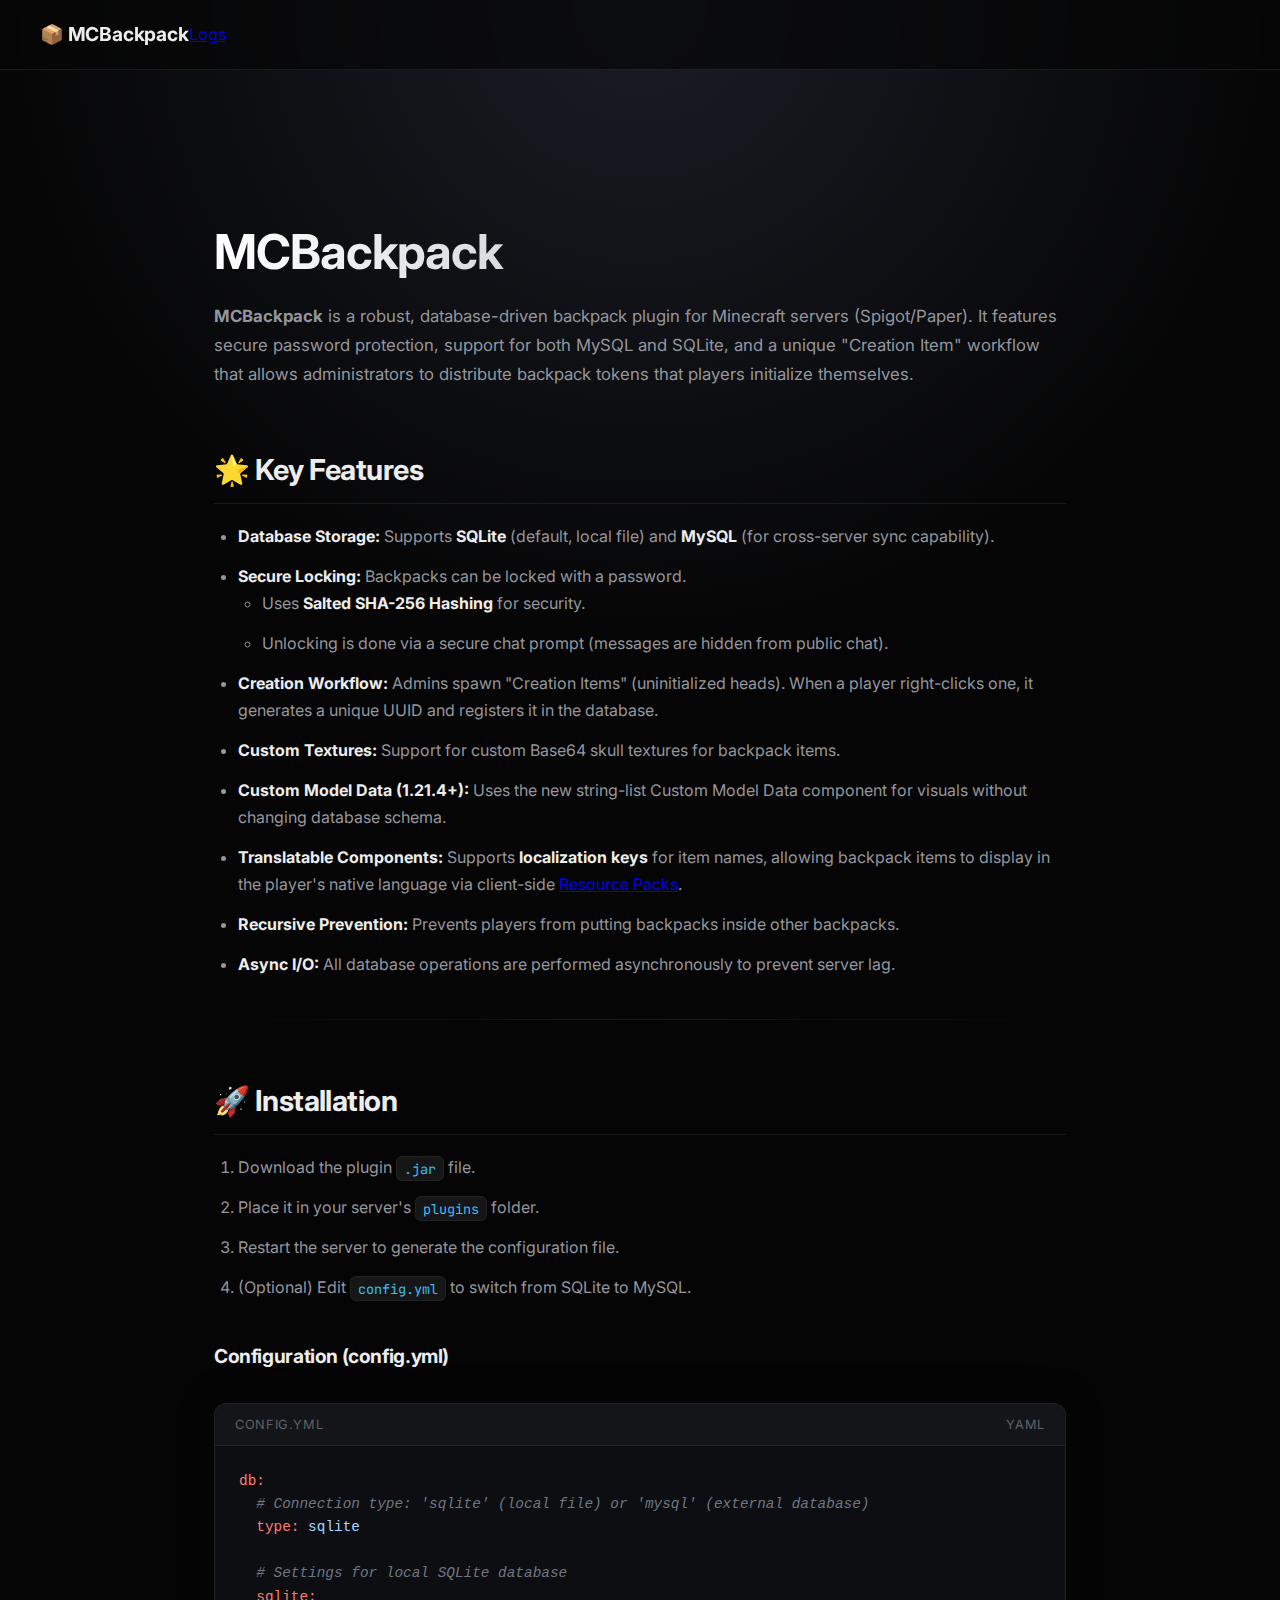
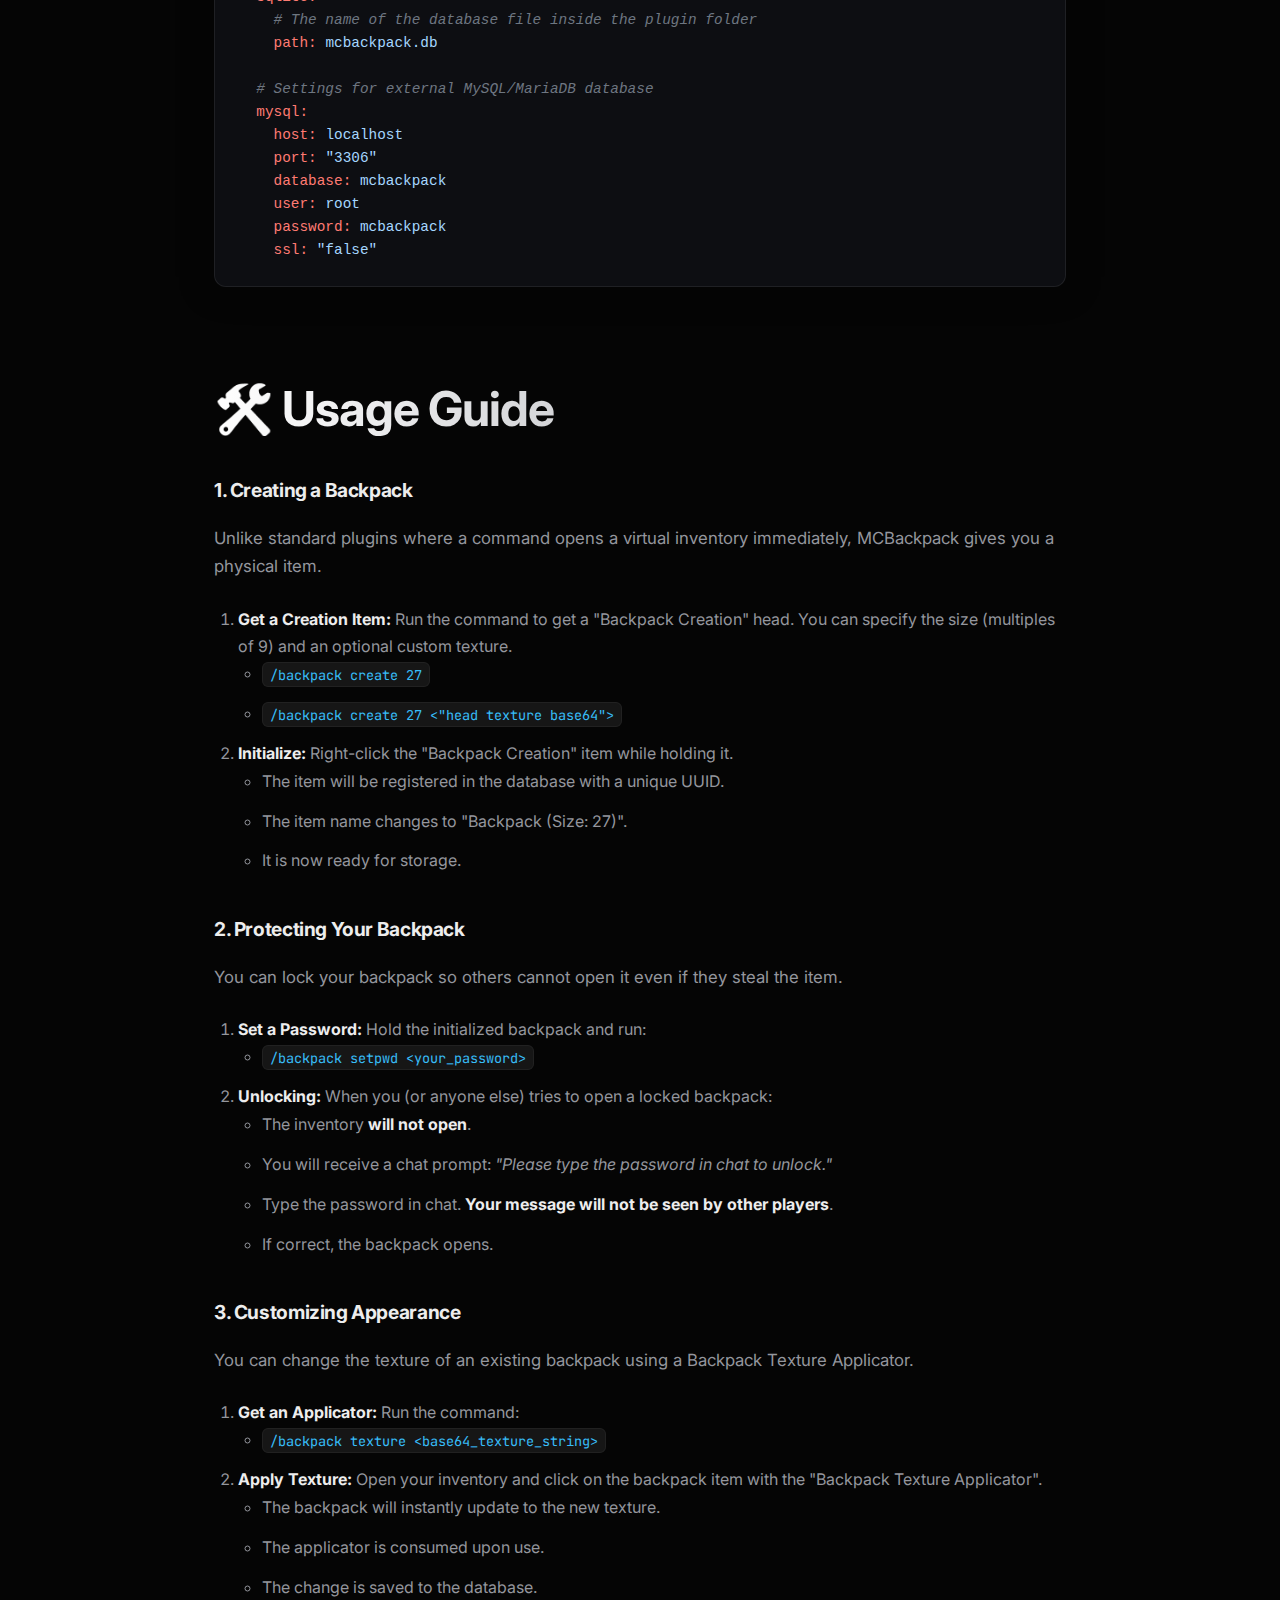
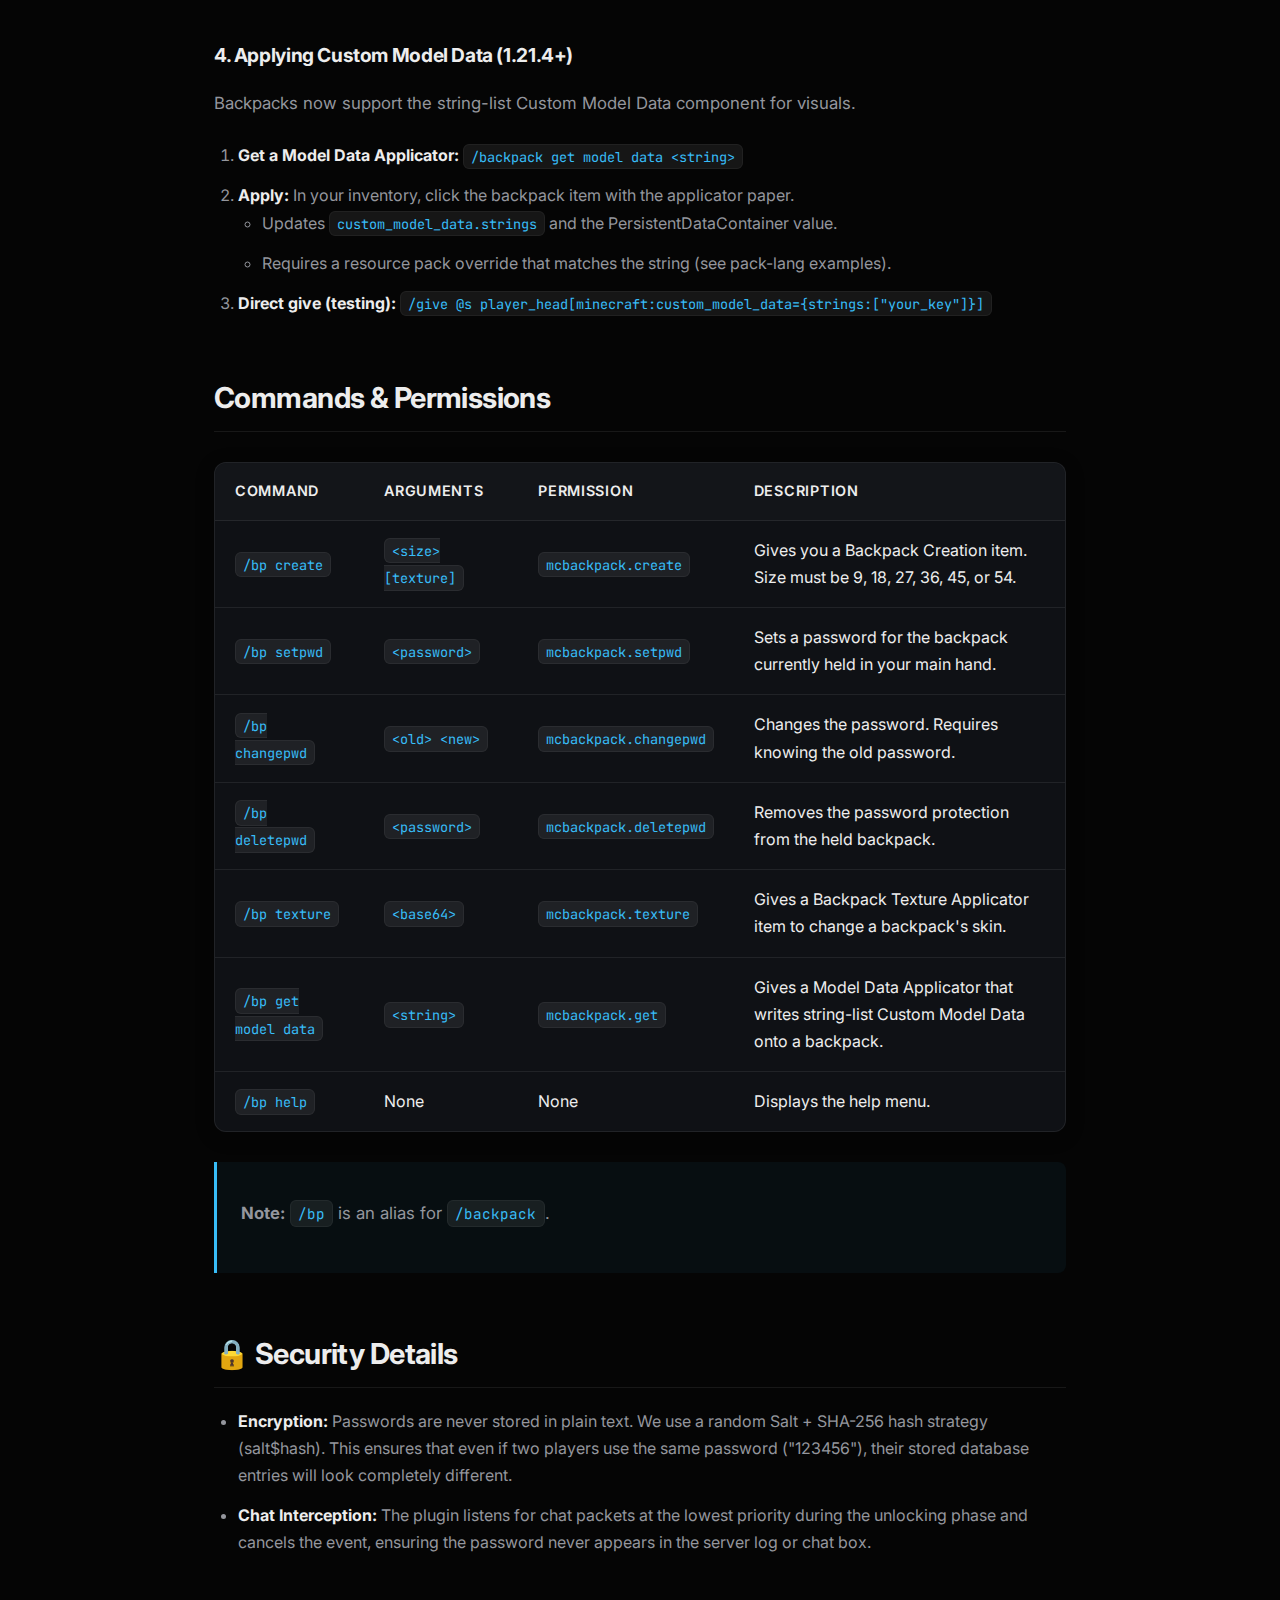
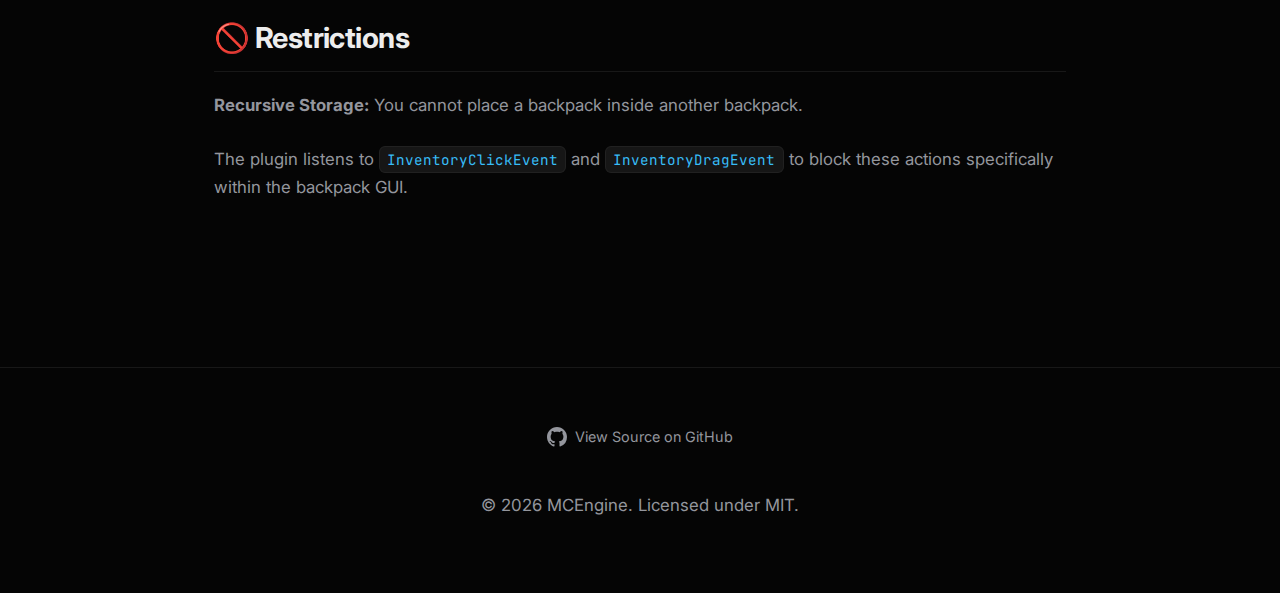
<file: docs/index.html>
<!DOCTYPE html>
<html lang="en">
<head>
    <meta charset="UTF-8">
    <meta name="viewport" content="width=device-width, initial-scale=1.0">
    <title>MCBackpack Documentation</title>
    
    <link rel="stylesheet" href="css/main.css">
    
    <link rel="stylesheet" href="css/partial/header.css">
    <link rel="stylesheet" href="css/partial/footer.css">
</head>
<body>

    <div id="header-container"></div>

    <main class="main-container">
        
        <h1>MCBackpack</h1>
        <p>
            <strong>MCBackpack</strong> is a robust, database-driven backpack plugin for Minecraft servers (Spigot/Paper). It features secure password protection, support for both MySQL and SQLite, and a unique "Creation Item" workflow that allows administrators to distribute backpack tokens that players initialize themselves.
        </p>

        <h2>🌟 Key Features</h2>
        <ul>
            <li><strong>Database Storage:</strong> Supports <strong>SQLite</strong> (default, local file) and <strong>MySQL</strong> (for cross-server sync capability).</li>
            <li><strong>Secure Locking:</strong> Backpacks can be locked with a password.
                <ul>
                    <li>Uses <strong>Salted SHA-256 Hashing</strong> for security.</li>
                    <li>Unlocking is done via a secure chat prompt (messages are hidden from public chat).</li>
                </ul>
            </li>
            <li><strong>Creation Workflow:</strong> Admins spawn "Creation Items" (uninitialized heads). When a player right-clicks one, it generates a unique UUID and registers it in the database.</li>
            <li><strong>Custom Textures:</strong> Support for custom Base64 skull textures for backpack items.</li>
            <li><strong>Custom Model Data (1.21.4+):</strong> Uses the new string-list Custom Model Data component for visuals without changing database schema.</li>
            <li><strong>Translatable Components:</strong> Supports <strong>localization keys</strong> for item names, allowing backpack items to display in the player's native language via client-side <a href="https://github.com/MCEngine/pack-lang">Resource Packs</a>.</li>
            <li><strong>Recursive Prevention:</strong> Prevents players from putting backpacks inside other backpacks.</li>
            <li><strong>Async I/O:</strong> All database operations are performed asynchronously to prevent server lag.</li>
        </ul>

        <hr>

        <h2>🚀 Installation</h2>
        <ol>
            <li>Download the plugin <code>.jar</code> file.</li>
            <li>Place it in your server's <code>plugins</code> folder.</li>
            <li>Restart the server to generate the configuration file.</li>
            <li>(Optional) Edit <code>config.yml</code> to switch from SQLite to MySQL.</li>
        </ol>

        <h3>Configuration (config.yml)</h3>
        
        <div class="code-container">
            <div class="code-header">
                <span>config.yml</span>
                <span>YAML</span>
            </div>
<pre><code><span class="keyword">db:</span>
  <span class="comment"># Connection type: 'sqlite' (local file) or 'mysql' (external database)</span>
  <span class="keyword">type:</span> <span class="string">sqlite</span>

  <span class="comment"># Settings for local SQLite database</span>
  <span class="keyword">sqlite:</span>
    <span class="comment"># The name of the database file inside the plugin folder</span>
    <span class="keyword">path:</span> <span class="string">mcbackpack.db</span>
    
  <span class="comment"># Settings for external MySQL/MariaDB database</span>
  <span class="keyword">mysql:</span>
    <span class="keyword">host:</span> <span class="string">localhost</span>
    <span class="keyword">port:</span> <span class="string">"3306"</span>
    <span class="keyword">database:</span> <span class="string">mcbackpack</span>
    <span class="keyword">user:</span> <span class="string">root</span>
    <span class="keyword">password:</span> <span class="string">mcbackpack</span>
    <span class="keyword">ssl:</span> <span class="string">"false"</span></code></pre>
        </div>

        <h1>🛠️ Usage Guide</h1>

        <h3>1. Creating a Backpack</h3>
        <p>Unlike standard plugins where a command opens a virtual inventory immediately, MCBackpack gives you a physical item.</p>
        <ol>
            <li><strong>Get a Creation Item:</strong> Run the command to get a "Backpack Creation" head. You can specify the size (multiples of 9) and an optional custom texture.
                <ul>
                    <li><code>/backpack create 27</code></li>
                    <li><code>/backpack create 27 &lt;"head texture base64"&gt;</code></li>
                </ul>
            </li>
            <li><strong>Initialize:</strong> Right-click the "Backpack Creation" item while holding it.
                <ul>
                    <li>The item will be registered in the database with a unique UUID.</li>
                    <li>The item name changes to "Backpack (Size: 27)".</li>
                    <li>It is now ready for storage.</li>
                </ul>
            </li>
        </ol>

        <h3>2. Protecting Your Backpack</h3>
        <p>You can lock your backpack so others cannot open it even if they steal the item.</p>
        <ol>
            <li><strong>Set a Password:</strong> Hold the initialized backpack and run:
                <ul>
                    <li><code>/backpack setpwd &lt;your_password&gt;</code></li>
                </ul>
            </li>
            <li><strong>Unlocking:</strong> When you (or anyone else) tries to open a locked backpack:
                <ul>
                    <li>The inventory <strong>will not open</strong>.</li>
                    <li>You will receive a chat prompt: <em>"Please type the password in chat to unlock."</em></li>
                    <li>Type the password in chat. <strong>Your message will not be seen by other players</strong>.</li>
                    <li>If correct, the backpack opens.</li>
                </ul>
            </li>
        </ol>

        <h3>3. Customizing Appearance</h3>
        <p>You can change the texture of an existing backpack using a Backpack Texture Applicator.</p>
        <ol>
            <li><strong>Get an Applicator:</strong> Run the command:
                <ul>
                    <li><code>/backpack texture &lt;base64_texture_string&gt;</code></li>
                </ul>
            </li>
            <li><strong>Apply Texture:</strong> Open your inventory and click on the backpack item with the "Backpack Texture Applicator".
                <ul>
                    <li>The backpack will instantly update to the new texture.</li>
                    <li>The applicator is consumed upon use.</li>
                    <li>The change is saved to the database.</li>
                </ul>
            </li>
        </ol>

        <h3>4. Applying Custom Model Data (1.21.4+)</h3>
        <p>Backpacks now support the string-list Custom Model Data component for visuals.</p>
        <ol>
            <li><strong>Get a Model Data Applicator:</strong> <code>/backpack get model data &lt;string&gt;</code></li>
            <li><strong>Apply:</strong> In your inventory, click the backpack item with the applicator paper.
                <ul>
                    <li>Updates <code>custom_model_data.strings</code> and the PersistentDataContainer value.</li>
                    <li>Requires a resource pack override that matches the string (see pack-lang examples).</li>
                </ul>
            </li>
            <li><strong>Direct give (testing):</strong> <code>/give @s player_head[minecraft:custom_model_data={strings:["your_key"]}]</code></li>
        </ol>

        <h2>Commands & Permissions</h2>
        <table>
            <thead>
                <tr>
                    <th>Command</th>
                    <th>Arguments</th>
                    <th>Permission</th>
                    <th>Description</th>
                </tr>
            </thead>
            <tbody>
                <tr>
                    <td><code>/bp create</code></td>
                    <td><code>&lt;size&gt; [texture]</code></td>
                    <td><code>mcbackpack.create</code></td>
                    <td>Gives you a Backpack Creation item. Size must be 9, 18, 27, 36, 45, or 54.</td>
                </tr>
                <tr>
                    <td><code>/bp setpwd</code></td>
                    <td><code>&lt;password&gt;</code></td>
                    <td><code>mcbackpack.setpwd</code></td>
                    <td>Sets a password for the backpack currently held in your main hand.</td>
                </tr>
                <tr>
                    <td><code>/bp changepwd</code></td>
                    <td><code>&lt;old&gt; &lt;new&gt;</code></td>
                    <td><code>mcbackpack.changepwd</code></td>
                    <td>Changes the password. Requires knowing the old password.</td>
                </tr>
                <tr>
                    <td><code>/bp deletepwd</code></td>
                    <td><code>&lt;password&gt;</code></td>
                    <td><code>mcbackpack.deletepwd</code></td>
                    <td>Removes the password protection from the held backpack.</td>
                </tr>
                <tr>
                    <td><code>/bp texture</code></td>
                    <td><code>&lt;base64&gt;</code></td>
                    <td><code>mcbackpack.texture</code></td>
                    <td>Gives a Backpack Texture Applicator item to change a backpack's skin.</td>
                </tr>
                <tr>
                    <td><code>/bp get model data</code></td>
                    <td><code>&lt;string&gt;</code></td>
                    <td><code>mcbackpack.get</code></td>
                    <td>Gives a Model Data Applicator that writes string-list Custom Model Data onto a backpack.</td>
                </tr>
                <tr>
                    <td><code>/bp help</code></td>
                    <td>None</td>
                    <td>None</td>
                    <td>Displays the help menu.</td>
                </tr>
            </tbody>
        </table>
        <blockquote>
            <p><strong>Note:</strong> <code>/bp</code> is an alias for <code>/backpack</code>.</p>
        </blockquote>

        <h2>🔒 Security Details</h2>
        <ul>
            <li><strong>Encryption:</strong> Passwords are never stored in plain text. We use a random Salt + SHA-256 hash strategy (salt$hash). This ensures that even if two players use the same password ("123456"), their stored database entries will look completely different.</li>
            <li><strong>Chat Interception:</strong> The plugin listens for chat packets at the lowest priority during the unlocking phase and cancels the event, ensuring the password never appears in the server log or chat box.</li>
        </ul>

        <h2>🚫 Restrictions</h2>
        <p><strong>Recursive Storage:</strong> You cannot place a backpack inside another backpack.</p>
        <p>The plugin listens to <code>InventoryClickEvent</code> and <code>InventoryDragEvent</code> to block these actions specifically within the backpack GUI.</p>

    </main>

    <div id="footer-container"></div>

    <script>
        // Function to fetch HTML and inject it into a specific ID
        async function loadPartial(elementId, filePath) {
            try {
                const response = await fetch(filePath);
                if (!response.ok) throw new Error(`Could not load ${filePath}`);
                const data = await response.text();
                document.getElementById(elementId).innerHTML = data;
            } catch (error) {
                console.error("Error loading partial:", error);
            }
        }

        // Load the header and footer
        // Note: This requires running on a local server (e.g., Live Server) to avoid CORS errors.
        document.addEventListener("DOMContentLoaded", () => {
            loadPartial("header-container", "partial/header.html");
            loadPartial("footer-container", "partial/footer.html");
        });
    </script>

</body>
</html>
</file>
<file: docs/css/partial/header.css>
header {
    /* Glassmorphism Effect */
    background: rgba(5, 5, 5, 0.7);
    backdrop-filter: blur(12px);
    -webkit-backdrop-filter: blur(12px);
    
    border-bottom: 1px solid var(--border-subtle);
    padding: 18px 40px;
    
    display: flex;
    align-items: center;
    position: sticky;
    top: 0;
    z-index: 1000;
}

.header-logo {
    text-decoration: none;
    color: var(--text-primary);
    font-weight: 700;
    font-size: 1.2rem;
    letter-spacing: -0.01em;
    display: flex;
    align-items: center;
    gap: 10px;
    transition: opacity 0.2s ease;
}

.header-logo:hover {
    opacity: 0.8;
}
</file>
<file: docs/css/partial/footer.css>
footer {
    margin-top: 80px;
    padding: 3rem 1.5rem;
    text-align: center;
    font-size: 0.9rem;
    background: transparent;
    border-top: 1px solid var(--border-subtle);
    color: var(--text-secondary);
}

.footer-content {
    display: flex;
    flex-direction: column;
    align-items: center;
    gap: 16px;
}

.github-link {
    color: var(--text-secondary);
    text-decoration: none;
    transition: all 0.2s ease;
    display: flex;
    align-items: center;
    gap: 8px;
    padding: 8px 16px;
    border-radius: 50px;
    border: 1px solid transparent;
}

.github-link:hover {
    color: var(--text-primary);
    background: rgba(255,255,255,0.05);
    border-color: var(--border-subtle);
    transform: translateY(-2px);
}
</file>
<file: docs/css/main.css>
/* =========================================
   1. FONTS & RESET
   ========================================= */
@import url('https://fonts.googleapis.com/css2?family=Inter:wght@300;400;600;700&family=JetBrains+Mono:wght@400;500&display=swap');

:root {
    /* "Crop" Style Palette */
    --bg-body: #050505;       /* Almost pure black */
    --bg-surface: #0f1115;    /* Very dark grey for panels */
    --bg-surface-hover: #16181d;
    
    --border-subtle: rgba(255, 255, 255, 0.08);
    --border-highlight: rgba(255, 255, 255, 0.15);
    
    --text-primary: #ededed;
    --text-secondary: #94969d;
    --text-muted: #5e6066;
    
    /* Modern Neon Accent */
    --accent-glow: rgba(56, 189, 248, 0.15);
    --accent-color: #38bdf8; /* Cyan/Blue */
    
    --font-main: 'Inter', -apple-system, BlinkMacSystemFont, sans-serif;
    --font-mono: 'JetBrains Mono', 'Fira Code', monospace;
    
    --radius-md: 12px;
    --radius-sm: 8px;
}

* { box-sizing: border-box; }

body {
    margin: 0;
    background-color: var(--bg-body);
    /* Subtle top spotlight effect */
    background-image: radial-gradient(circle at 50% 0%, #1a1d26 0%, transparent 60%);
    background-attachment: fixed;
    color: var(--text-primary);
    font-family: var(--font-main);
    line-height: 1.7;
    -webkit-font-smoothing: antialiased;
}

/* Custom Scrollbar */
::-webkit-scrollbar { width: 8px; }
::-webkit-scrollbar-track { background: var(--bg-body); }
::-webkit-scrollbar-thumb { background: #333; border-radius: 4px; }
::-webkit-scrollbar-thumb:hover { background: #555; }

/* =========================================
   2. LAYOUT & TYPOGRAPHY
   ========================================= */
.main-container {
    max-width: 900px;
    margin: 0 auto;
    padding: 60px 24px;
    min-height: 80vh;
    animation: fadeIn 0.6s ease-out;
}

h1, h2, h3 {
    color: var(--text-primary);
    margin-top: 2em;
    font-weight: 700;
    letter-spacing: -0.02em;
}

h1 {
    font-size: 3rem;
    margin-bottom: 1.5rem;
    line-height: 1.1;
    /* Gradient Text */
    background: linear-gradient(to right, #fff, #94969d);
    
    /* Standard property added below for compatibility */
    background-clip: text; 
    
    -webkit-background-clip: text;
    -webkit-text-fill-color: transparent;
    border-bottom: none; 
}

h2 {
    font-size: 1.8rem;
    border-bottom: 1px solid var(--border-subtle);
    padding-bottom: 0.5rem;
    margin-bottom: 1.2rem;
}

h3 {
    font-size: 1.2rem;
    color: var(--text-primary); 
    margin-bottom: 0.8rem;
    display: flex;
    align-items: center;
    gap: 10px;
}

p { margin-bottom: 1.5em; color: var(--text-secondary); font-size: 1.05rem; }

/* Inline Code */
code:not(pre code) {
    background: rgba(255, 255, 255, 0.07);
    border: 1px solid rgba(255, 255, 255, 0.05);
    color: var(--accent-color);
    padding: 0.2em 0.5em;
    border-radius: 6px;
    font-family: var(--font-mono);
    font-size: 0.85em;
}

/* Lists */
ul, ol { padding-left: 1.5rem; color: var(--text-secondary); }
li { margin-bottom: 0.8rem; }
li strong { color: var(--text-primary); }

/* Horizontal Rule */
hr {
    height: 1px;
    margin: 40px 0;
    border: 0;
    background: linear-gradient(90deg, transparent, var(--border-subtle), transparent);
}

/* =========================================
   3. MODERN COMPONENTS
   ========================================= */

/* Tables - Card Style */
table {
    width: 100%;
    border-collapse: separate;
    border-spacing: 0;
    margin: 30px 0;
    background: var(--bg-surface);
    border: 1px solid var(--border-subtle);
    border-radius: var(--radius-md);
    overflow: hidden;
    box-shadow: 0 4px 20px rgba(0,0,0,0.2);
}

th, td {
    padding: 16px 20px;
    text-align: left;
    border-bottom: 1px solid var(--border-subtle);
}

th {
    background-color: rgba(255,255,255,0.02);
    font-weight: 600;
    color: var(--text-primary);
    font-size: 0.9rem;
    text-transform: uppercase;
    letter-spacing: 0.05em;
}

tr:last-child td { border-bottom: none; }
tr:hover td { background-color: var(--bg-surface-hover); }

/* Blockquotes */
blockquote {
    margin: 30px 0;
    padding: 20px 24px;
    background: rgba(56, 189, 248, 0.05); /* Very subtle blue tint */
    border-left: 3px solid var(--accent-color);
    border-radius: 0 var(--radius-sm) var(--radius-sm) 0;
    color: var(--text-primary);
    font-style: normal;
}

/* Code Blocks */
.code-container {
    background: #0d0e12; 
    border: 1px solid var(--border-subtle);
    border-radius: var(--radius-md);
    margin: 30px 0;
    overflow: hidden;
    box-shadow: 0 0 40px -10px rgba(0,0,0,0.5);
}

.code-header {
    background: rgba(255,255,255,0.03);
    padding: 10px 20px;
    border-bottom: 1px solid var(--border-subtle);
    color: var(--text-muted);
    font-size: 0.8rem;
    font-family: var(--font-main);
    display: flex;
    justify-content: space-between;
    align-items: center;
    text-transform: uppercase;
    letter-spacing: 0.05em;
}

pre {
    margin: 0;
    padding: 24px;
    overflow-x: auto;
    color: #e6edf3;
    line-height: 1.6;
    font-size: 0.9rem;
}

/* Syntax Highlighting overrides for higher contrast */
.keyword { color: #ff7b72; }
.string { color: #a5d6ff; }
.comment { color: #6e7681; font-style: italic; }

/* Animations */
@keyframes fadeIn {
    from { opacity: 0; transform: translateY(10px); }
    to { opacity: 1; transform: translateY(0); }
}
</file>
